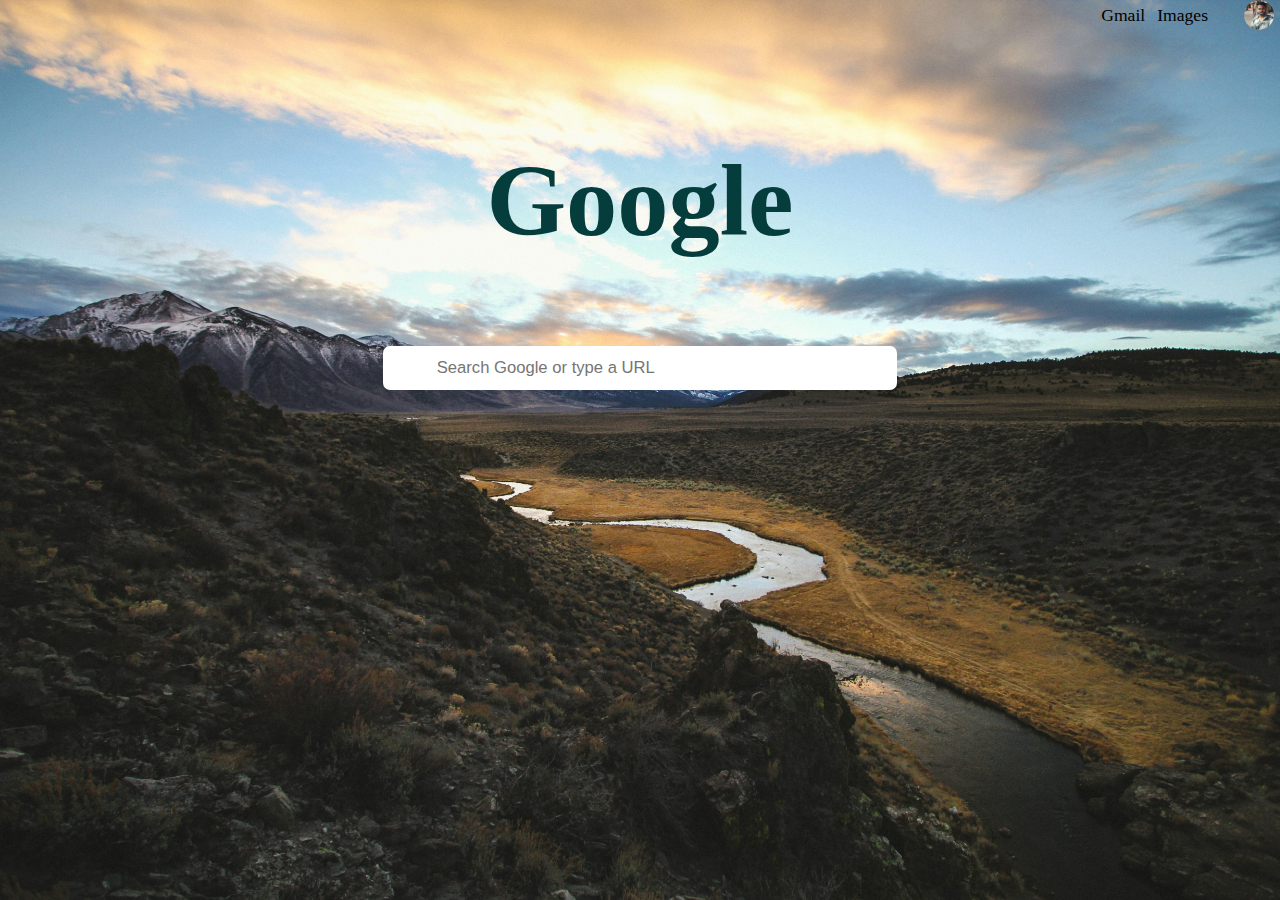
<file: index.html>
<!DOCTYPE html>
<html lang="en">
  <head>
    <meta charset="UTF-8" />
    <meta name="viewport" content="width=device-width, initial-scale=1.0" />
    <title>Google</title>
    <link rel="website icon" type="png" href="chrome.png" />
    <link
      rel="stylesheet"
      href="https://cdnjs.cloudflare.com/ajax/libs/font-awesome/6.4.2/css/all.min.css"
      integrity="sha512-z3gLpd7yknf1YoNbCzqRKc4qyor8gaKU1qmn+CShxbuBusANI9QpRohGBreCFkKxLhei6S9CQXFEbbKuqLg0DA=="
      crossorigin="anonymous"
      referrerpolicy="no-referrer"
    />
    <link rel="stylesheet" href="google.css" />
    <link rel="preconnect" href="https://fonts.googleapis.com" />
    <link rel="preconnect" href="https://fonts.gstatic.com" crossorigin />
    <link
      href="https://fonts.googleapis.com/css2?family=Roboto:ital,wght@0,100;0,300;0,400;0,500;0,700;0,900;1,100;1,300;1,400;1,500;1,700;1,900&display=swap"
      rel="stylesheet"
    />
  </head>
  <body>
    <div class="container">
      <div class="nav">
        <div class="info">
          <p>Gmail</p>
          <p>Images</p>
          <i class="fa-solid fa-flask"></i>
          <i class="fa-solid fa-braille"></i>
          <img src="profile.jpg" alt="email" height="30px" width="30px" />
        </div>
      </div>
      <div class="logo">
        <h1>Google</h1>
      </div>
      <div class="search">
        <i class="fa-solid fa-magnifying-glass" id="glass"></i>
        <input type="text" placeholder="Search Google or type a URL" />
        <i class="fa-solid fa-microphone" id="mic"></i>
      </div>
      <div class="ext">
        <a href="https://www.youtube.com/"
          ><i class="fa-brands fa-youtube"></i
        ></a>
        <a href="#google account"><i class="fa-brands fa-google"></i></a>
        <a href="#extensions"><i class="fa-solid fa-circle-plus"></i></a>
      </div>
    </div>
  </body>
</html>
</file>
<file: google.css>
* {
  margin: 0px;
  padding: 0px;
}
.container {
  background-image: url(google-background.jpg);
  height: 100vh;
  background-size: cover;
  background-repeat: no-repeat;
}
.info {
  display: flex;
  font-size: 1.1rem;
  gap: 12px;
  justify-content: right;
  align-items: center;
  margin-right: 6px;
  border-bottom: 0px solid black;
}
.info p:hover {
  border-bottom: 2px solid black;
  cursor: pointer;
}
.info i:hover {
  opacity: 0.5;
}
.info img {
  border-radius: 50%;
  object-fit: contain;
}
.logo {
  font-size: 4vmax;
  display: flex;
  justify-content: center;
  margin-top: 7rem;
  color: rgb(5, 60, 60);
}
.search {
  height: 10vh;
  width: 50vw;
  display: flex;
  justify-content: center;
  align-items: center;
  margin-left: 25vmax;
  margin-top: 5vmax;
}
.search input {
  height: 44px;
  width: 32vw;
  background-color: white;
  border-left: none;
  border-top: none;
  border-bottom: none;
  padding-left: 3px;
  font-size: 1.3vmax;
  border-right: none;
  font-family: "Open Sans", sans-serif;
}
.search #glass {
  height: 44px;
  background-color: #ffffff;
  width: 4vw;
  display: flex;
  justify-content: center;
  align-items: center;
  border-top-left-radius: 7px;
  border-bottom-left-radius: 7px;
  border-right: none;
  color: #5f6368;
  cursor: pointer;
}
#mic {
  height: 44px;
  background-color: white;
  width: 4vw;
  display: flex;
  justify-content: center;
  align-items: center;
  border-top-right-radius: 7px;
  border-bottom-right-radius: 7px;
  cursor: pointer;
}
.ext {
  height: 20vh;
  width: 50vw;
  display: flex;
  justify-content: center;
  align-items: center;
  gap: 40px;
  margin-left: 23vmax;
}
.ext i {
  color: white;
  font-size: 2rem;
}
@media screen and (max-width: 600px) {
  .search {
    margin-left: 13vmax;
  }
  .search input {
    width: 70vw;
  }
  .search #glass {
    width: 6vw;
  }
  .search #mic {
    width: 6vw;
  }
  .ext {
    margin-left: 13vmax;
  }
}
</file>
